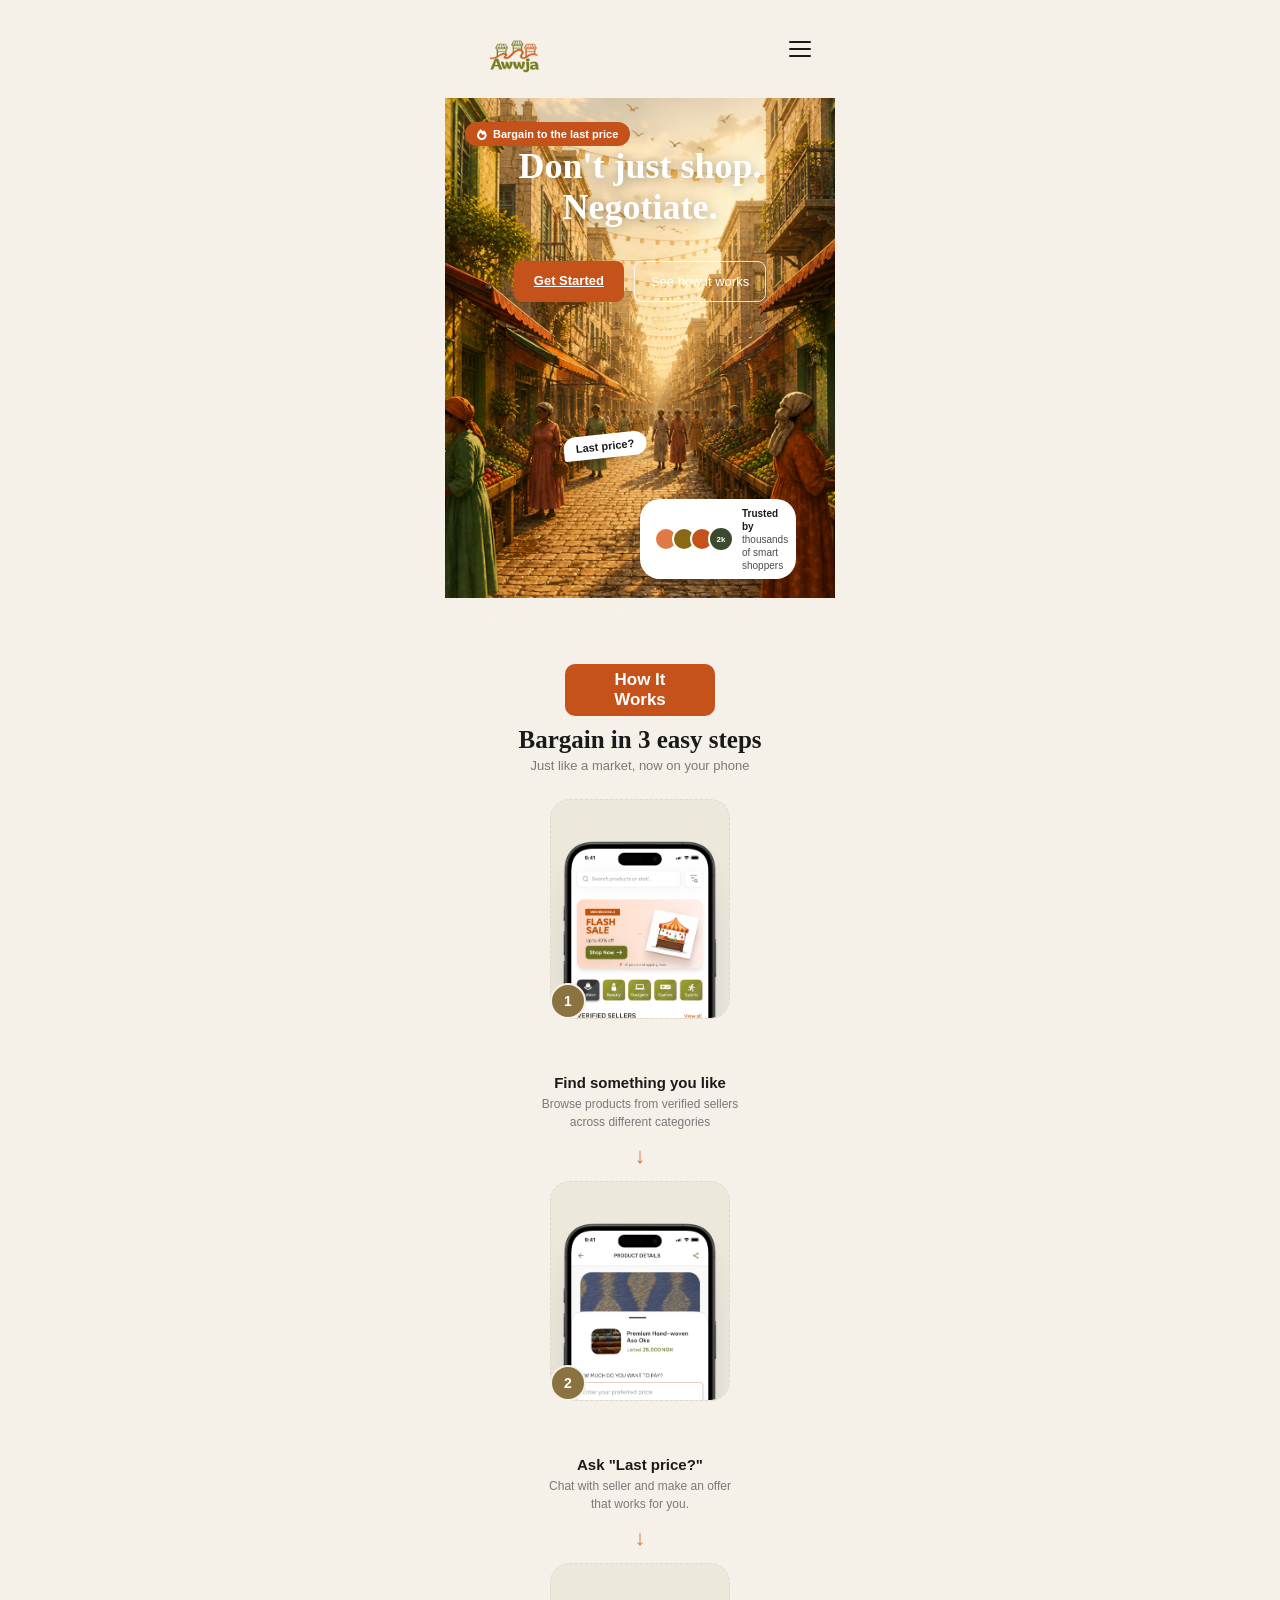
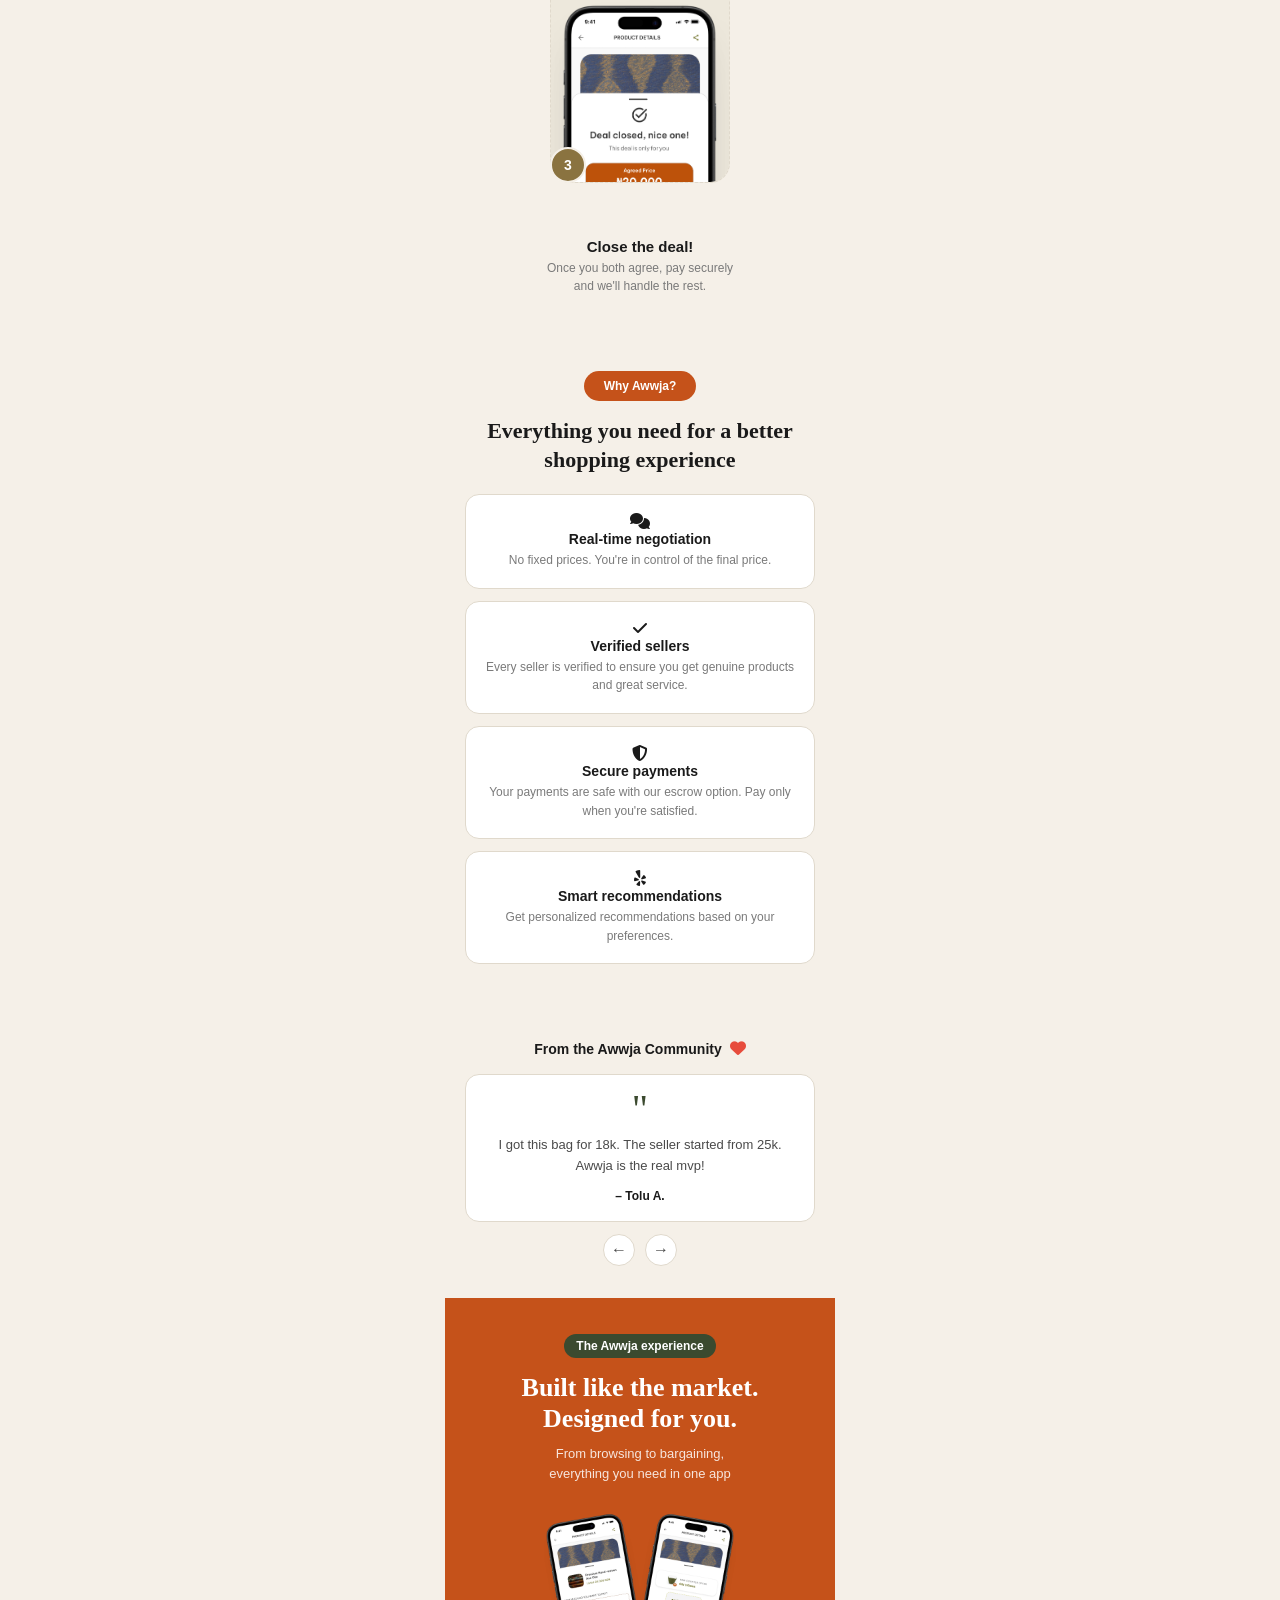
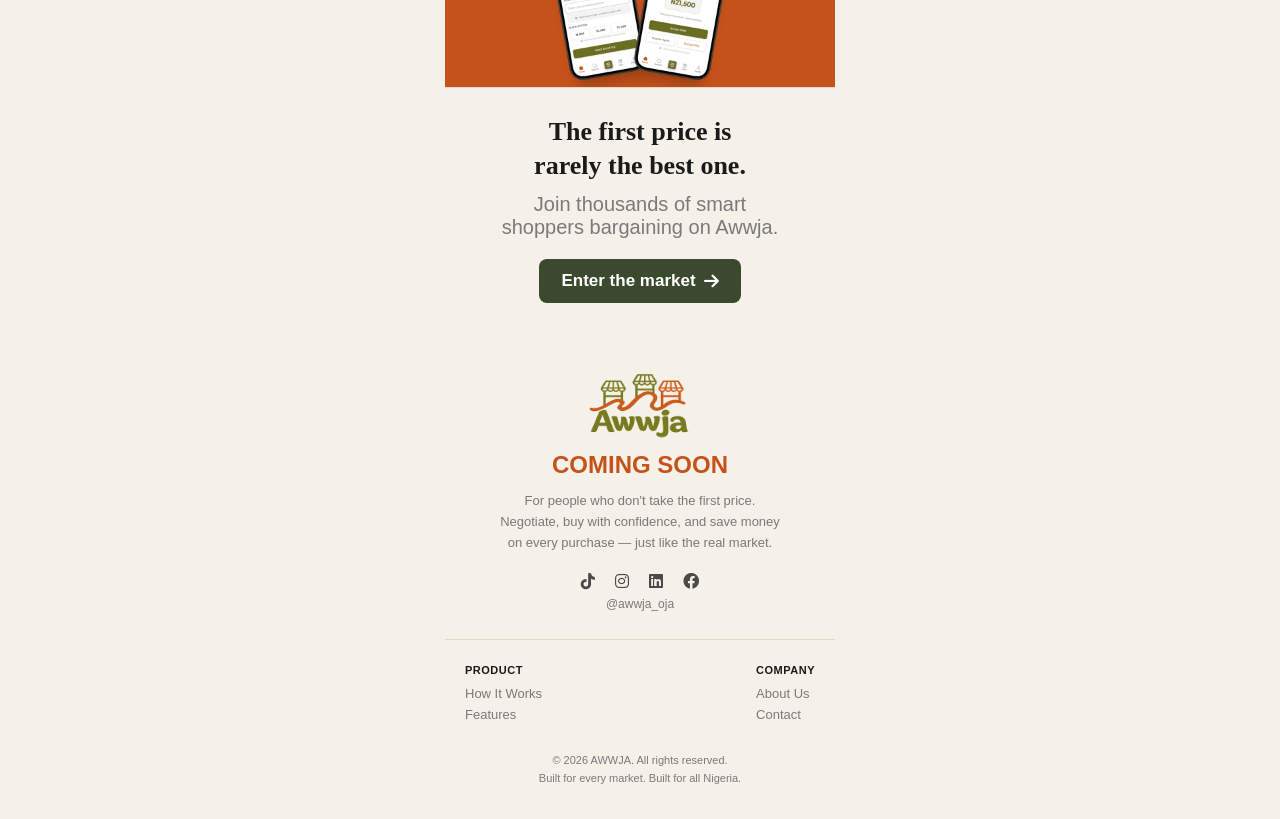
<file: index.html>
<!DOCTYPE html>
<html lang="en">
<head>
    <meta charset="UTF-8">
    <meta name="viewport" content="width=device-width, initial-scale=1.0">
    <title>Awwja</title>
    <link rel="stylesheet" href="style.css">
    <link rel="stylesheet" href="https://cdnjs.cloudflare.com/ajax/libs/font-awesome/6.0.0/css/all.min.css">
</head>
<body>
  <!-- MOBILE MENU -->
  <div class="mobile-menu" id="mobileMenu">
    <div class="menu-header">
      <div class="nav-logo-placeholder">
        <img src="awwja-logo.png" alt="awwja-logo" />
      </div>
      <button class="menu-close" onclick="closeMenu()">
        <span class="material-icons">close</span>
      </button>
    </div>
    <nav class="menu-links">
      <a href="#">
        <i class="fa-solid fa-house menu-icon"></i> Home
      </a>
      <a href="#">
        <i class="fa-solid fa-star menu-icon"></i> Features
      </a>
      <a href="#">
        <i class="fa-solid fa-users menu-icon"></i> About us
      </a>
      <a href="#">
        <i class="fa-solid fa-envelope menu-icon"></i> Contact
      </a>
    </nav>
  </div>

  <!-- NAVBAR -->
  <nav>
    <div class="nav-logo-placeholder">
      <img src="awwja-logo.png" alt="awwja-logo" />
    </div>
    <div class="hamburger" onclick="openMenu()">
      <div></div>
      <div></div>
      <div></div>
    </div>
  </nav>

  <!-- HERO -->
  <section class="hero">
    <div class="hero-bg-placeholder"></div>
    <img src="hero-image-mobile.png" alt="" class="hero-bg" />

    <div class="hero-content">
      <div class="hero-badge"><i class="fa-solid fa-fire"></i>Bargain to the last price</div>
      <div class="hero-title">
        <h1 class="hero-title">Don't just shop.<br>Negotiate.</h1>
      </div>
      <div class="hero-cta-row">
         <a href="onboarding.html" class="btn-primary">Get Started</a>
        <button class="btn-outline">See how it works</button>
      </div>
    </div>

    <div class="last-price-bubble">Last price?</div>

    <!-- Social proof with orange background shape -->
    <div class="hero-social-proof-wrap">
      <div class="social-proof-orange-bg"></div>
      <div class="hero-social-proof">
        <div class="avatars">
          <div class="avatar"></div>
          <div class="avatar" style="background:#8B6914;"></div>
          <div class="avatar" style="background:#C5521A;"></div>
          <div class="avatar-count">2k</div>
        </div>
        <div class="proof-text">
          <strong>Trusted by</strong>
          thousands of smart shoppers
        </div>
      </div>
    </div>

  </section>

  <!-- WAVE BREAK -->
  <div class="hero-wave-wrap">
    <svg viewBox="0 0 390 40" xmlns="http://www.w3.org/2000/svg" class="wave" preserveAspectRatio="none">
      <path d="M0,20 C80,40 160,0 240,20 C310,38 360,10 390,20 L390,40 L0,40 Z" fill="#F5F0E8"/>
    </svg>
  </div>

  <!-- HOW IT WORKS -->
  <section class="section">
    <div class="section-label-btn">How It Works</div>
    <h2 class="section-title">Bargain in 3 easy steps</h2>
    <p class="section-sub">Just like a market, now on your phone</p>

    <div class="step">
      <div class="step-mockup-wrapper">
        <div class="step-mockup-placeholder">
          <img src="first-img.png" alt="Browse products" class="step-mockup" />
        </div>
        <div class="step-number-badge">1</div>
      </div>
      <div class="step-text">
        <div class="step-title">Find something you like</div>
        <p class="step-desc">Browse products from verified sellers across different categories</p>
      </div>
    </div>

      <div class="step-arrow">
        <span class="material-icons">↓</span>
      </div>


    <div class="step">
      <div class="step-mockup-wrapper">
        <div class="step-mockup-placeholder">
          <img src="second-img.png" alt="Negotiate" class="step-mockup" />
        </div>
        <div class="step-number-badge">2</div>
      </div>
      <div class="step-text">
        <div class="step-title">Ask "Last price?"</div>
        <p class="step-desc">Chat with seller and make an offer that works for you.</p>
      </div>
    </div>

    <div class="step-arrow">
        <span class="material-icons">↓</span>
      </div>

    <div class="step">
      <div class="step-mockup-wrapper">
        <div class="step-mockup-placeholder">
          <img src="third-img.png" alt="Close the deal" class="step-mockup" />
        </div>
        <div class="step-number-badge">3</div>
      </div>
      <div class="step-text">
        <div class="step-title">Close the deal!</div>
        <p class="step-desc">Once you both agree, pay securely and we'll handle the rest.</p>
      </div>
    </div>
  </section>

  <!-- WHY AWWJA -->
  <section class="why-section">
    <div class="why-btn">Why Awwja?</div>
    <h2 class="why-title">Everything you need for a better shopping experience</h2>

    <div class="feature-card">
      <i class="fas fa-comments"></i>
      <div class="feature-title">Real-time negotiation</div>
      <p class="feature-desc">No fixed prices. You're in control of the final price.</p>
    </div>

    <div class="feature-card">
      <i class="fa-solid fa-check"></i>
      <div class="feature-title">Verified sellers</div>
      <p class="feature-desc">Every seller is verified to ensure you get genuine products and great service.</p>
    </div>

    <div class="feature-card">
      <i class="fa-solid fa-shield"></i>
      <div class="feature-title">Secure payments</div>
      <p class="feature-desc">Your payments are safe with our escrow option. Pay only when you're satisfied.</p>
    </div>

    <div class="feature-card">
      <i class="fa-brands fa-yelp"></i>
      <div class="feature-title">Smart recommendations</div>
      <p class="feature-desc">Get personalized recommendations based on your preferences.</p>
    </div>
  </section>

  <!-- TESTIMONIALS -->
  <section class="testimonials">
    <div class="testimonials-header">
      From the Awwja Community <span class="material-icons" style="color:#e74c3c; font-size:16px;"><i class="fa-solid fa-heart"></i></span>
    </div>

    <div class="testimonial-card">
      <span class="quote-mark">"</span>
      <p class="testimonial-text">I got this bag for 18k. The seller started from 25k. Awwja is the real mvp!</p>
      <div class="testimonial-author">– Tolu A.</div>
    </div>
    
    
     
    <div class="testimonial-nav">
      <button style="font-size:16px;">←</button>
      <button style="font-size:16px;"> →</button>
    </div>
  </section>

  <!-- CTA BANNER -->
  <section class="cta-banner">
    <span class="cta-eyebrow">The Awwja experience</span>
    <h2 class="cta-title">Built like the market.<br>Designed for you.</h2>
    <p class="cta-sub">From browsing to bargaining,<br> everything you need in one app</p>

    <div class="cta-mockup-placeholder">
      <img src="cta-img.png" class="cta-mockup-img" alt="App screen" />
      <div class="mockup-ph"></div>
    </div>
  </section>

  <!-- FOOTER CTA -->
  <section class="footer-cta">
    <h2 class="footer-cta-title">The first price is <br> rarely the best one.</h2>
    <p class="footer-cta-sub">Join thousands of smart <br>shoppers bargaining on Awwja.</p>
    <!-- Links to onboarding page -->
    <a href="onboarding.html" class="btn-dark">Enter the market<i class="fa-solid fa-arrow-right"></i></i></a>
  </section>

  <!-- COMING SOON + FOOTER -->
  <section class="coming-soon">
    <div class="coming-logo-placeholder">
      <img src="awwja-logo.png" height="56" alt="Awwja" />
    </div>
    <div class="coming-soon-badge">COMING SOON</div>
    <p class="coming-soon-text">For people who don't take the first price. Negotiate, buy with confidence, and save money on every purchase — just like the real market.</p>

    <!-- Social icons: TikTok, Instagram, LinkedIn, Facebook -->
    <div class="social-icons">

      <!-- TikTok -->
      <a href="https://www.tiktok.com/@awwja_oja?_r=1&_t=ZS-96eYBzj3p1o" target="_blank" aria-label="TikTok"><i class="fa-brands fa-tiktok"></i></a>

      <!-- Instagram -->
      <a href="https://www.instagram.com/awwja_oja?igsh=aXJ6a3pnb29zbW05" target="_blank" aria-label="Instagram"><i class="fa-brands fa-instagram"></i></a>

      <!-- LinkedIn -->
      <a href="#" target="_blank" aria-label="LinkedIn"><i class="fa-brands fa-linkedin"></i></a>

      <!-- Facebook -->
      <a href="https://www.facebook.com/share/g/1DAQBWYko8/" target="_blank" aria-label="Facebook"><i class="fa-brands fa-facebook"></i></a>

    </div>
    <div class="social-handle">@awwja_oja</div>
  </section>

  <hr class="footer-divider" />

  <div class="footer-links">
    <div class="footer-col">
      <h4>Product</h4>
      <a href="#">How It Works</a>
      <a href="#">Features</a>
    </div>
    <div class="footer-col">
      <h4>Company</h4>
      <a href="#">About Us</a>
      <a href="#">Contact</a>
    </div>
  </div>

  <div class="footer-copy">
    © 2026 AWWJA. All rights reserved.<br>
    Built for every market. Built for all Nigeria.
  </div>
    <script src="script.js" ></script>
</body>
</html>
</file>
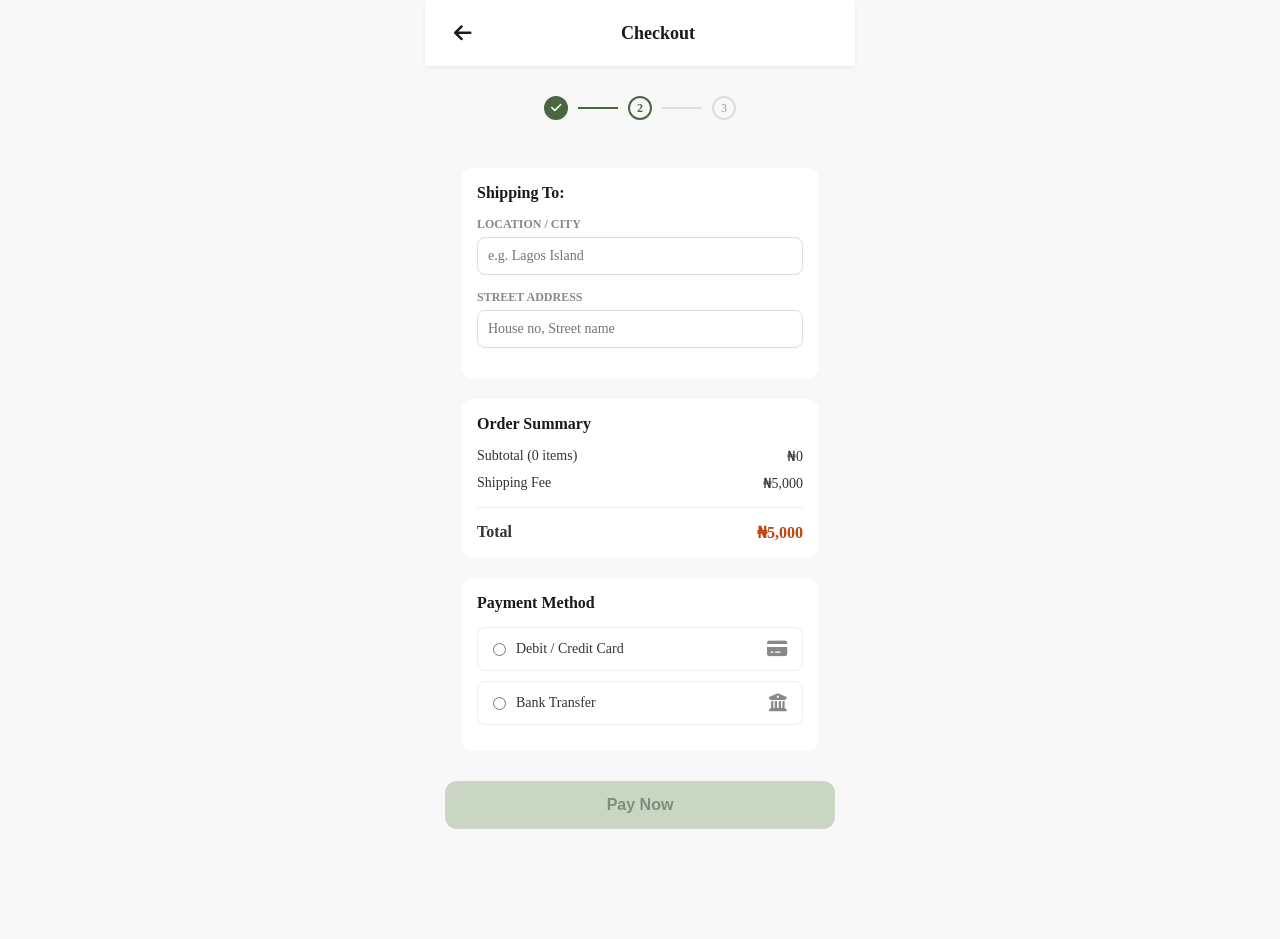
<file: checkout.html>
<!DOCTYPE html>
<html lang="en">
<head>
    <meta charset="UTF-8">
    <meta name="viewport" content="width=device-width, initial-scale=1.0">
    <title>Checkout</title>
    <link rel="stylesheet" href="https://cdnjs.cloudflare.com/ajax/libs/font-awesome/6.4.0/css/all.min.css">
    <link rel="stylesheet" href="homepage.css">
    <link rel="stylesheet" href="checkout.css">
</head>
<body>
    <header class="top-header checkout-header">
        <button class="back-btn" onclick="location.href='cart.html'"><i class="fa fa-arrow-left"></i></button>
        <h3 class="checkout-title">Checkout</h3>
    </header>

    <div class="checkout-progress">
        <div class="step completed"><i class="fa fa-check"></i></div>
        <div class="step-line filled"></div>
        <div class="step active">2</div>
        <div class="step-line"></div>
        <div class="step">3</div>
    </div>

    <div class="checkout-content">
        <div class="section-block bg-white p-16 r-12 mb-20">
            <h4 class="section-heading">Shipping To:</h4>
            <div class="form-group">
                <label>LOCATION / CITY</label>
                <input type="text" placeholder="e.g. Lagos Island" />
            </div>
            <div class="form-group">
                <label>STREET ADDRESS</label>
                <input type="text" placeholder="House no, Street name" />
            </div>
        </div>

        <div class="section-block bg-white p-16 r-12 mb-20">
            <h4 class="section-heading">Order Summary</h4>
            <div class="summary-row">
                <span id="subtotal-label">Subtotal</span>
                <span id="subtotal-amount">₦0</span>
            </div>
            <div class="summary-row">
                <span>Shipping Fee</span>
                <span>₦5,000</span>
            </div>
            <hr class="summary-divider">
            <div class="summary-total">
                <span>Total</span>
                <span class="total-price" id="total-amount">₦0</span>
            </div>
        </div>

        <div class="section-block mb-30">
            <h4 class="section-heading">Payment Method</h4>
            <label class="payment-option">
                <input type="radio" name="pay" value="card" class="accent-green">
                <span class="text-14">Debit / Credit Card</span>
                <i class="fa fa-credit-card payment-icon"></i>
            </label>
            <label class="payment-option">
                <input type="radio" name="pay" value="bank" class="accent-green">
                <span class="text-14">Bank Transfer</span>
                <i class="fa fa-university payment-icon"></i>
            </label>

            <div class="payment-details card-fields" id="card-fields">
                <div class="form-group">
                    <label>CARD NUMBER</label>
                    <input type="text" id="card-number" placeholder="1234 5678 9012 3456" maxlength="19" />
                </div>
                <div class="card-grid">
                    <div class="form-group">
                        <label>EXPIRY DATE</label>
                        <input type="text" id="card-expiry" placeholder="MM/YY" maxlength="5" />
                    </div>
                    <div class="form-group">
                        <label>CVV</label>
                        <input type="text" id="card-cvv" placeholder="123" maxlength="4" />
                    </div>
                </div>
                <p class="card-note">Enter the card number, expiration date, and CVV (last three digits at the back).</p>
            </div>
            <div class="payment-details bank-fields" id="bank-fields">
                <div class="form-group">
                    <label>ACCOUNT NAME</label>
                    <input type="text" id="bank-account-name" value="Omoshalewa Ajoke" readonly/>
                </div>
                <div class="form-group">
                    <label>ACCOUNT NUMBER</label>
                    <input type="text" id="bank-account-number" value="8117928430" readonly/>
                </div>
                 <div class="form-group">
                    <label>BANK NAME</label>
                    <input type="text" id="bank-name" value="Access Bank" readonly/>
                </div>
                <p class="card-note">Transfer your payment to the account above, then click Pay Now to confirm.</p>
            </div>
        </div>
        <button class="primary-btn disabled" id="pay-now-btn" disabled>Pay Now</button>
    </div> 
    <script src="checkout.js"></script>
</body>
</html>
</file>
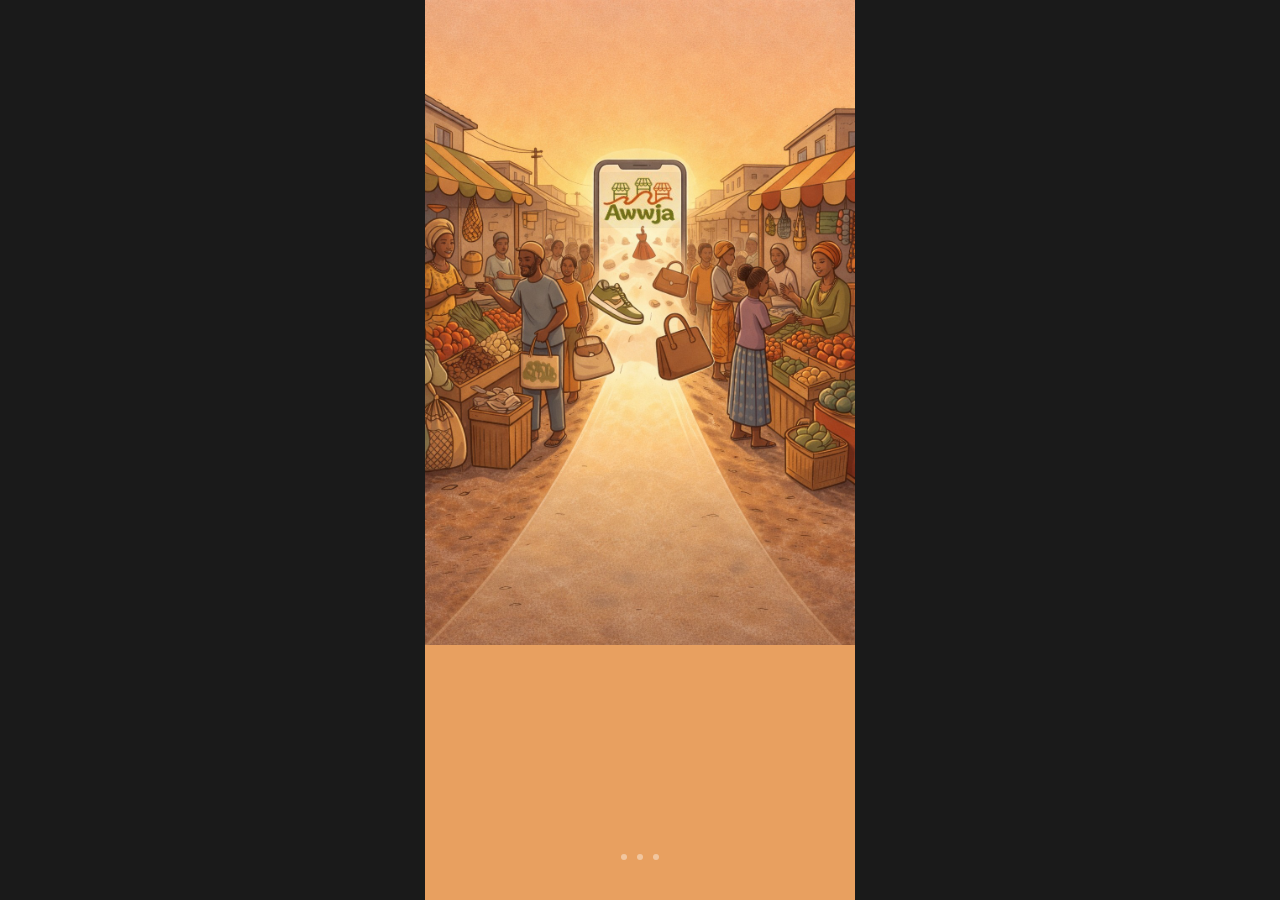
<file: onboarding.html>
<!DOCTYPE html>
<html lang="en">
<head>
    <meta charset="UTF-8">
    <meta name="viewport" content="width=device-width, initial-scale=1.0">
    <title>Awwja</title>
    <link rel="stylesheet" href="https://cdnjs.cloudflare.com/ajax/libs/font-awesome/6.4.0/css/all.min.css">
    <link href="https://fonts.googleapis.com/css2?family=Be+Vietnam+Pro:wght@700&display=swap" rel="stylesheet"> 
    <link rel="stylesheet" href="onboarding.css">
</head>
<body>

  <div class="screen active" id="splash">
    <div class="splash-image-container">
      <img class="splash-img" src="splash.img.jpg" alt="Awwja Market Background" />
      <img class="splash-inner-img" src="splash.inner.img.jpg" alt="Awwja Logo" />
    </div>
    <div class="splash-loader">
      <div class="loader-dot"></div>
      <div class="loader-dot"></div>
      <div class="loader-dot"></div>
    </div>
  </div>


  <div class="screen slide-screen" id="slide-1">
    <div class="slide-topbar">
      <div style="width:32px"></div>
      <button class="skip-btn" data-goto="enter-market">Skip</button>
    </div>
    <div class="slide-illustration">
      <img src="second.img.jpg" alt="Your Market, Now In Your Pocket (Progress Dot 1)" />
    </div>
    <div class="slide-content">
      <h1 class="slide-title">
        <span class="dark-ash">Your Market,</span><br>
        <span class="accent">Now In Your Pocket</span>
      </h1>
      <div class="dots">
        <div class="dot active"></div>
        <div class="dot"></div>
        <div class="dot"></div>
      </div>
    </div>
  </div>

  <div class="screen slide-screen" id="slide-2">
    <div class="slide-topbar">
      <button class="back-btn" data-goto="slide-1">
        <i class="fa fa-arrow-left"></i>
      </button>
      <button class="skip-btn" data-goto="enter-market">Skip</button>
    </div>
    <div class="slide-illustration">
      <img src="third.img.jpg" alt="Name Your Price - Negotiate and close deals on your own terms (Progress Dot 2)" />
    </div>
    <div class="slide-content">
      <h1 class="slide-title">
        <span class="dark-ash">Name Your Price,</span><br>
        <span class="accent">Negotiate and close deals on your own terms</span>
      </h1>
      <div class="dots">
        <div class="dot"></div>
        <div class="dot active"></div>
        <div class="dot"></div>
      </div>
    </div>
  </div>

  <div class="screen slide-screen" id="slide-3">
    <div class="slide-topbar">
      <button class="back-btn" data-goto="slide-2">
        <i class="fa fa-arrow-left"></i>
      </button>
      <button class="continue-top-btn" data-goto="enter-market">Continue</button>
    </div>
    <div class="slide-illustration">
      <img src="fourth.img.jpg" alt="Verified Stalls - Shop from real sellers with real ratings and reviews (Progress Dot 3)" />
    </div>
    <div class="slide-content">
      <h1 class="slide-title">
        <span class="dark-ash">Verified Stalls</span><br>
        <span class="accent">Shop from real sellers with real ratings and reviews. No funny business</span>
      </h1>
      <div class="dots">
        <div class="dot"></div>
        <div class="dot"></div>
        <div class="dot active"></div>
      </div>
    </div>
  </div>


  <div class="screen" id="enter-market">
    <img class="enter-bg-img" src="fifth.img.jpg" alt="Enter the Market" />


   <div class="enter-topbar">
      <button class="enter-back" data-goto="slide-3">
      <i class="fa fa-arrow-left"></i>
      </button>
    </div>

    <div class="enter-actions">
       <button class="enter-btn" id="enter-btn">
         Enter the Market →
       </button>

       <div class="terms-row">
          <input type="checkbox" id="terms-check" />
            <label for="terms-check">
             I agree to Awwja's <a href="#">Terms and Conditions</a>
          </label>
        </div>

       <p class="terms-error" id="terms-error">
        Please agree to Terms and Conditions to continue
       </p>
    </div>
  </div>
  <script src="onboarding.js"></script> 
</body>
</html>
</file>
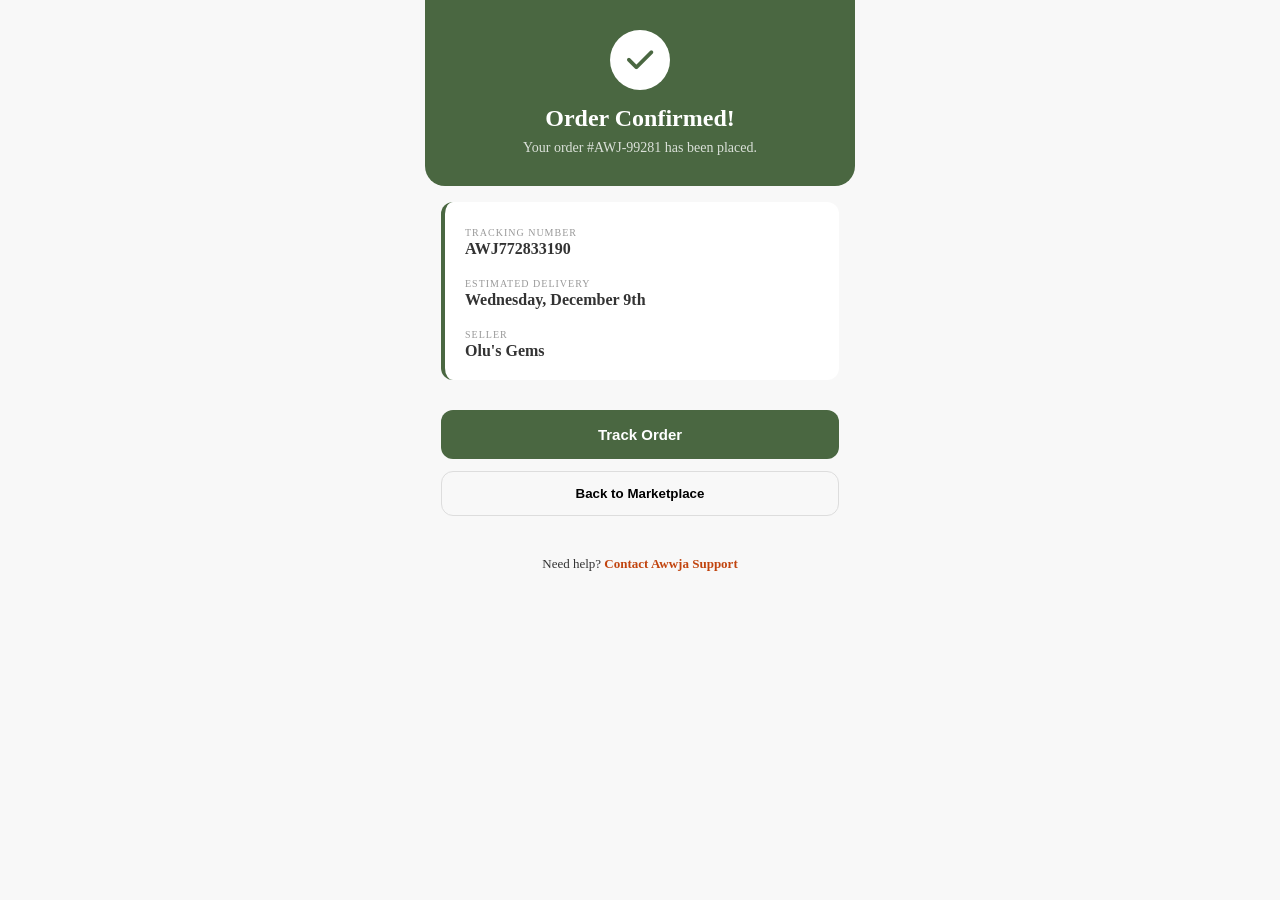
<file: order-confirmation.html>
<!DOCTYPE html>
<html lang="en">
<head>
    <meta charset="UTF-8">
    <meta name="viewport" content="width=device-width, initial-scale=1.0">
    <title>Order Confirmed</title>
    <link rel="stylesheet" href="https://cdnjs.cloudflare.com/ajax/libs/font-awesome/6.4.0/css/all.min.css">
    <link rel="stylesheet" href="homepage.css">
    <link rel="stylesheet" href="order-confirmation.css">
</head>
<body>
    <div class="confirmation-header">
        <div class="confirmation-icon"><i class="fa fa-check"></i></div>
        <h2 class="confirmation-title">Order Confirmed!</h2>
        <p class="confirmation-subtitle">Your order #AWJ-99281 has been placed.</p>
    </div>

    <div style="padding:16px;">
        <div style="background:white; border-radius:12px; padding:20px; border-left:4px solid var(--green);">
            <div style="margin-bottom:15px;">
                <label style="font-size:10px; color:#999; text-transform:uppercase; letter-spacing:1px;">Tracking Number</label>
                <div style="font-weight:700;">AWJ772833190</div>
            </div>
            <div style="margin-bottom:15px;">
                <label style="font-size:10px; color:#999; text-transform:uppercase; letter-spacing:1px;">Estimated Delivery</label>
                <div id="estimated-delivery" style="font-weight:700;">Loading delivery date…</div>
            </div>
            <div>
                <label style="font-size:10px; color:#999; text-transform:uppercase; letter-spacing:1px;">Seller</label>
                <div style="font-weight:700;">Olu's Gems</div>
            </div>
        </div>

        <div style="margin-top:30px; display:flex; flex-direction:column; gap:12px;">
            <button class="primary-btn">Track Order</button>
            <button class="secondary-btn" onclick="window.location.href='homepage.html'">Back to Marketplace</button>
        </div>

        <p style="text-align:center; margin-top:40px; font-size:13px;">
            Need help? <a href="#" style="color:var(--orange); font-weight:600;">Contact Awwja Support</a>
        </p>
    </div>
    <script src="order-confirmation.js"></script>
</body>
</html>
</file>
<file: style.css>
*, *::before, *::after { box-sizing: border-box; margin: 0; padding: 0; }

      :root {
        --orange: #C5521A;
        --orange-light: #E07A45;
        --green-dark: #3B4A2F;
        --cream: #F5F0E8;
        --cream-dark: #EDE8DC;
        --white: #ffffff;
        --text-dark: #1A1A1A;
        --text-mid: #4A4A4A;
        --text-light: #7A7A7A;
        --gold: #8A7340;
        --border: #E0D9CC;
        --font-display: 'Playfair Display', serif;
        --font-body: 'Inter', sans-serif;
      }

      body {
        font-family: var(--font-body);
        background: var(--cream);
        color: var(--text-dark);
        max-width: 390px;
        margin: 0 auto;
        overflow-x: hidden;
      }

      /* ── NAVBAR ── */
      nav {
        display: flex;
        justify-content: space-between;
        align-items: center;
        padding: 14px 20px;
        background: var(--cream);
        position: sticky;
        top: 0;
        z-index: 100;
      }

      /* Logo on LEFT */
      .nav-logo-placeholder {
        font-family: var(--font-display);
        font-size: 40px;
        color: var(--orange);
        display: flex;
        align-items: center;
        gap: 6px;
        margin-bottom: -30px;
      }

      .nav-logo-placeholder img {
        height: 100px;
        width: auto;
      }

      /* Hamburger on RIGHT */
      .hamburger {
        display: flex;
        flex-direction: column;
        gap: 5px;
        cursor: pointer;
        padding: 4px;
      }

      .hamburger div {
        /* justify-content: center; */
        width: 22px;
        height: 2px;
        background: var(--text-dark);
        border-radius: 2px;
        transition: all 0.3s ease;
      }

      /* ── MOBILE MENU ── */
      .mobile-menu {
        position: fixed;
        top: 0;
        right: 0;
        width: -100%;
        background: var(--cream);
        z-index: 200;
        transform: translateX(100%);
        transition: transform 0.3s ease;
        padding: 20px;
      }

      .mobile-menu.open {
        transform: translateX(0);
        right: 25%;
      }

      .menu-header {
        display: flex;
        justify-content: space-between;
        align-items: center;
        margin-bottom: 20px;
      }

      .menu-close {
        background: none;
        border: none;
        cursor: pointer;
        color: var(--text-dark);
        padding: 4px;
        display: flex;
        align-items: center;
      }

      .menu-close .material-icons {
        font-size: 26px;
      }

      .menu-links {
        display: flex;
        flex-direction: column;
      }

      .menu-links a {
        display: flex;
        align-items: center;
        gap: 14px;
        padding: 16px 0;
        border-bottom: 1px solid var(--border);
        font-size: 16px;
        color: var(--text-dark);
        text-decoration: none;
        font-weight: 500;
      }

      .menu-links a:last-child {
        border-bottom: none;
      }

      .menu-links a .menu-icon {
        font-size: 20px;
        color: var(--orange);
      }

      /* Overlay */
      .menu-overlay {
        display: none;
        position: fixed;
        inset: 0;
        background: rgba(0,0,0,0.4);
        z-index: 199;
      }

      .menu-overlay.open {
        display: block;
      }

      /* ── HERO ── */
      .hero {
        position: relative;
        min-height: 500px;
        overflow: hidden;
      }

      .hero-bg {
        width: 100%;
        height: 100%;
        object-fit: cover;
        position: absolute;
        top: 0;
        left: 0;
        display: block;
      }

      .hero-bg-placeholder {
        position: absolute;
        inset: 0;
        background: linear-gradient(160deg, #8B6914 0%, #C5822A 40%, #6B4E1A 100%);
      }

      .hero-content {
        position: relative;
        z-index: 2;
        padding: 24px 20px 32px;
      }

      .hero-badge {
        display: inline-flex;
        /* display: flex; */
        align-items: center;
        gap: 6px;
        background: var(--orange);
        color: white;
        font-size: 11px;
        font-weight: 600;
        padding: 6px 12px;
        border-radius: 20px;
        margin-bottom: 20px;
        justify-content: center;
        max-width: 100%;
        margin: 0 auto;
        /* width: fit-content; */

      }

      .hero-badge::before {
        /* content: "🤝"; */
        font-size: 18px;
      }

      .hero-title {
        font-family: var(--font-display);
        font-size: 36px;
        line-height: 1.15;
        color: var(--white);
        text-shadow: 0 2px 12px rgba(0,0,0,0.3);
        margin-bottom: 32px;
        text-align: center;
      }

      .hero-cta-row {
        display: flex;
        gap: 10px;
        margin-bottom: 80px;
        justify-content: center;
        flex-wrap: wrap;
      }

      .btn-primary {
        background: var(--orange);
        color: white;
        border: none;
        padding: 12px 20px;
        border-radius: 8px;
        font-size: 13px;
        font-weight: 600;
        cursor: pointer;
        font-family: var(--font-body);
      }

      .btn-outline {
        background: transparent;
        color: var(--white);
        border: 1.5px solid rgba(255,255,255,0.8);
        padding: 12px 16px;
        border-radius: 8px;
        font-size: 13px;
        font-weight: 500;
        cursor: pointer;
        font-family: var(--font-body);
        display: flex;
        align-items: center;
        gap: 6px;
      }

      .last-price-bubble {
        position: absolute;
        bottom: 140px;
        left: 41%;
        transform: translateX(-50%) rotate(-6deg);
        background: white;
        border-radius: 12px 12px 12px 2px;
        padding: 6px 12px;
        font-size: 11px;
        font-weight: 600;
        color: var(--text-dark);
        box-shadow: 0 4px 12px rgba(0,0,0,0.15);
        z-index: 3;
      }

      /* ── SOCIAL PROOF WITH ORANGE BG SHAPE ── */
      .hero-social-proof-wrap {
        position: absolute;
        bottom: 0;
        left: 50%;
        transform: translateX(-50%);
        width: 100%;
        display: flex;
        justify-content: center;
        align-items: flex-end;
        z-index: 3;
      }

      .social-proof-orange-bg {
        position: absolute;
        bottom: 0;
        left: 50%;
        transform: translateX(-50%);
        width: 200px;
        height: 70px;
        /* background: var(--orange); */
        border-radius: 20px 20px 0 0;
        z-index: 1;
      }

      .hero-social-proof {
        position: absolute;
        z-index: 2;
        background: white;
        border-radius: 20px;
        padding: 10px 14px;
        display: flex;
        align-items: center;
        gap: 8px;
        box-shadow: 0 4px 16px rgba(0,0,0,0.12);
        margin-bottom: 16px;
        bottom: 3px;
        left: 50%;
        height: 80px;
        width: 40%;
        /* white-space: nowrap; */
      }

      .avatars {
        display: flex;
        align-items: center;
      }

      .avatar {
        width: 24px;
        height: 24px;
        border-radius: 50%;
        border: 2px solid white;
        margin-left: -6px;
        background: var(--orange-light);
        overflow: hidden;
        /* Replace this div with <img src="user.jpg" class="avatar"> when you have real photos */
      }

      .avatar:first-child { margin-left: 0; }

      .avatar img { width: 100%; height: 100%; object-fit: cover; }

      .avatar-count {
        width: 26px;
        height: 26px;
        border-radius: 50%;
        border: 2px solid white;
        margin-left: -6px;
        background: var(--green-dark);
        color: white;
        font-size: 8px;
        font-weight: 700;
        display: flex;
        align-items: center;
        justify-content: center;
      }

      .proof-text {
        /* display: block; */
        /* text-align: left; */
        font-size: 10px;
        color: var(--text-mid);
        max-width: 80px;
        line-height: 1.3;
      }

      .proof-text strong {
        display: block;
        font-size: 10px;
        color: var(--text-dark);
      }

      /* Wave divider */
      .hero-wave-wrap {
        position: relative;
        margin-top: -2px;
      }

      .wave {
        display: block;
        width: 100%;
        margin-bottom: -4px;
      }

      /* ── HOW IT WORKS ── */
      .section {
        background: var(--cream);
        padding: 32px 20px;
        text-align: center;
      }

      .section-label-btn {
        display: inline-block;
        background: var(--orange);
        color: white;
        font-size: 17px;
        font-weight: 600;
        padding: 6px 28px;
        border-radius: 10px;
        margin-bottom: 10px;
        width: 150px;
      }

      .section-title {
        font-family: var(--font-display);
        font-size: 25px;
        color: var(--text-dark);
        margin-bottom: 4px;
      }

      .section-sub {
        font-size: 13px;
        color: var(--text-light);
        margin-bottom: 26px;
      }

      /* ── STEP CARDS ── */
      .step {
        display: flex;
        flex-direction: column;
        align-items: center;
        text-align: center;
        margin-bottom: 12px;
      }

      /* Wrapper so badge overlaps bottom center of the image */
      .step-mockup-wrapper {
        position: relative;
        display: flex;
        flex-direction: column;
        align-items: center;
        width: 180px;
      }

      .step-mockup {
        width: 180px;
        height: 220px;
        object-fit: cover;
        border-radius: 20px;
        display: block;
      }

      .step-mockup-placeholder {
        width: 180px;
        height: 220px;
        background: var(--cream-dark);
        border-radius: 20px;
        border: 1.5px dashed var(--border);
        display: flex;
        align-items: center;
        justify-content: center;
        color: var(--text-light);
        font-size: 30px;
        overflow: hidden;
        /* position: relative; */
        
      }

      /* Badge sits centered, overlapping the bottom edge of the image */
      .step-number-badge {
        width: 36px; 
        height: 36px;  
        /* width: 32px;
        height: 32px;  */
        border-radius: 50%;
        background: var(--gold);
        color: white;
        font-size: 14px;
        font-weight: 700;
        display: flex;
        align-items: center;
        justify-content: center;
        /* border: 2.5px solid var(--cream); */
        border: 2px solid var(--cream);
        /* position: absolute; */
        position:relative;
        margin: -17px auto 10px auto;
        bottom: 18.7px;
        right: 30%;
        transform: translateX(-50%);
        z-index: 2;
      }

      .step-text {
        margin-top: 26px;
      }

      .step-title {
        font-weight: 700;
        font-size: 15px;
        color: var(--text-dark);
        margin-bottom: 4px;
      }

      .step-desc {
        font-size: 12px;
        color: var(--text-light);
        max-width: 200px;
        line-height: 1.5;
      }

      .step-arrow {
        margin: 12px 0;
        display: flex;
        justify-content: center;
      }

      .step-arrow .material-icons {
        font-size: 22px;
        color: var(--orange-light);
      }

      /* ── WHY AWWJA ── */
      .why-section {
        background: var(--cream);
        padding: 32px 20px;
        text-align: center;
      }

      .why-btn {
        display: inline-block;
        background: var(--orange);
        color: white;
        font-size: 12px;
        font-weight: 600;
        padding: 8px 20px;
        border-radius: 20px;
        margin-bottom: 16px;
      }

      .why-title {
        font-family: var(--font-display);
        font-size: 22px;
        color: var(--text-dark);
        line-height: 1.3;
        margin-bottom: 20px;
      }

      .feature-card {
        border: 1.5px solid var(--border);
        border-radius: 14px;
        padding: 18px 16px;
        margin-bottom: 12px;
        background: var(--white);
        text-align: center;
      }

      .feature-icon {
        font-size: 26px !important;
        color: var(--orange);
        margin-bottom: 8px;
        display: block;
      }

      .feature-title {
        font-weight: 700;
        font-size: 14px;
        color: var(--text-dark);
        margin-bottom: 4px;
      }

      .feature-desc {
        font-size: 12px;
        color: var(--text-light);
        line-height: 1.55;
      }

      /* ── TESTIMONIALS ── */
      .testimonials {
        padding: 32px 20px;
        background: var(--cream);
        text-align: center;
      }

      .testimonials-header {
        display: flex;
        align-items: center;
        gap: 8px;
        font-weight: 600;
        font-size: 14px;
        color: var(--text-dark);
        margin-bottom: 16px;
        justify-content: center;
      }

      .testimonial-card {
        background: var(--white);
        border: 1.5px solid var(--border);
        border-radius: 14px;
        padding: 18px 16px;
        position: relative;
        text-align: center;
      }

      .quote-mark {
        font-size: 40px;
        color: var(--green-dark);
        line-height: 0.8;
        margin-bottom: 10px;
        display: block;
        font-family: Georgia, serif;
      }

      .testimonial-text {
        font-size: 13px;
        color: var(--text-mid);
        line-height: 1.6;
        margin-bottom: 12px;
      }

      .testimonial-author {
        font-size: 12px;
        font-weight: 600;
        color: var(--text-dark);
      }

      .testimonial-nav {
        display: flex;
        justify-content: center;
        gap: 10px;
        margin-top: 12px;
      }

      .testimonial-nav button {
        width: 32px;
        height: 32px;
        border-radius: 50%;
        border: 1.5px solid var(--border);
        background: white;
        cursor: pointer;
        display: flex;
        align-items: center;
        justify-content: center;
        color: var(--text-mid);
      }

      /* ── CTA BANNER ── */
      .cta-banner {
        background: var(--orange);
        padding: 36px 20px 0;
        text-align: center;
        overflow: hidden;
        position: relative;
      }

      .cta-eyebrow {
        display: inline-block;
        background: var(--green-dark);
        color: white;
        font-size: 12px;
        font-weight: 600;
        padding: 5px 12px;
        border-radius: 20px;
        margin-bottom: 14px;
      }

      .cta-title {
        font-family: var(--font-display);
        font-size: 26px;
        color: white;
        line-height: 1.2;
        margin-bottom: 10px;
      }

      .cta-sub {
        font-size: 13px;
        color: rgba(255,255,255,0.85);
        margin-bottom: 24px;
        line-height: 1.5;
      }

      .cta-mockup-img {
        width: 100%;
        max-width: 320px;
        object-fit: contain;
        border-radius: 16px;
        display: block;
        margin: 0 auto;
      }

      .cta-mockup-placeholder {
        display: flex;
        justify-content: center;
        padding-bottom: 0;
      }

      .mockup-ph {
        display: none;
      }

      /* ── FOOTER CTA ── */
      .footer-cta {
        background: var(--cream);
        padding: 32px 20px;
        text-align: center;
        border-top: 1px solid var(--border);
      }

      .footer-cta-title {
        font-family: var(--font-display);
        /* font-family:'Lucida Sans', 'Lucida Sans Regular', 'Lucida Grande', 'Lucida Sans Unicode', Geneva, Verdana, sans-serif; */
        font-size: 26px;
        color: var(--text-dark);
        line-height: 1.3;
        margin-bottom: 10px;
        margin-top: -5px;
      }

      .footer-cta-sub {
        font-size: 20px;
        color: var(--text-light);
        margin-bottom: 20px;
      }

      .btn-dark {
        display: inline-flex;
        align-items: center;
        gap: 8px;
        background: var(--green-dark);
        color: white;
        padding: 12px 22px;
        border-radius: 8px;
        font-size: 17px;
        font-weight: 600;
        text-decoration: none;
        border: none;
        cursor: pointer;
        font-family: var(--font-body);
      }

      /* ── COMING SOON / FOOTER ── */
      .coming-soon {
        background: var(--cream);
        padding: 36px 20px 0;
        text-align: center;
      }

      .coming-logo-placeholder {
        /* margin-bottom: 16px; */
        display: flex;
        align-items: center;
        justify-content: center;
      }

      .coming-logo-placeholder img {
        height: 200px;
        width: auto;
        margin-top: -50px;
        margin-bottom: -70px;
      }

      .coming-soon-badge {
        color: var(--orange);
        font-size: 24px;
        font-weight: 800;
        /* letter-spacing: 2px; */
        margin-bottom: 12px;
      }

      .coming-soon-text {
        font-size: 13px;
        color: var(--text-light);
        line-height: 1.6;
        max-width: 280px;
        margin: 0 auto 20px;
      }

      .social-icons {
        display: flex;
        justify-content: center;
        gap: 20px;
        margin-bottom: 8px;
      }

      .social-icons a {
        color: var(--text-mid);
        text-decoration: none;
        display: flex;
        align-items: center;
        transition: color 0.2s ease;
      }

      .social-icons a:hover {
        color: var(--orange);
      }

      .social-handle {
        font-size: 12px;
        color: var(--text-light);
        margin-bottom: 28px;
      }

      .footer-divider {
        border: none;
        border-top: 1px solid var(--border);
        margin: 0 0 24px;
      }

      .footer-links {
        display: flex;
        justify-content: space-between;
        padding: 0 20px 24px;
      }

      .footer-col h4 {
        font-size: 11px;
        font-weight: 700;
        color: var(--text-dark);
        letter-spacing: 0.5px;
        text-transform: uppercase;
        margin-bottom: 10px;
      }

      .footer-col a {
        display: block;
        font-size: 13px;
        color: var(--text-light);
        text-decoration: none;
        margin-bottom: 6px;
      }

      .footer-copy {
        text-align: center;
        padding: 0 20px 32px;
        font-size: 11px;
        color: var(--text-light);
        line-height: 1.6;
      }
</file>
<file: homepage.css>
:root {
      --bg: #f5f4f0;
      --white: #ffffff;
      --dark: #1a1a1a;
      --green: #4a6741;
      --orange: #c1440e;
      --gold: #d4a832;
      --text-muted: #888;
      --radius: 14px;
      --card-shadow: 0 2px 12px rgba(0,0,0,0.08);
    }

    * {
        margin: 0; 
        padding: 0; box-sizing: 
        border-box; 
      }

    body {
      font-family: 'Sora', sans-serif;
      background: var(--bg);
      color: var(--dark);
      max-width: 430px;
      margin: 0 auto;
      padding: 0 0 90px;
    }

    a { 
        text-decoration: none; 
        color: inherit; 
      }

    .top-header {
      background: var(--white);
      padding: 14px 16px 12px;
      position: sticky;
      top: 0;
      z-index: 100;
      box-shadow: 0 1px 6px rgba(0,0,0,0.06);
      width: 100%;
      max-width: 430px;
      margin: 0 auto;
      box-sizing: border-box;
    }

    .search-bar {
      display: flex;
      align-items: center;
      background: #f0eeea;
      border-radius: 10px;
      padding: 10px 14px;
      gap: 10px;
    }

    .search-bar i { 
      color: var(--text-muted); 
      font-size: 14px; 
    }

    .search-bar input {
      flex: 1;
      border: none;
      background: transparent;
      font-family: 'Sora', sans-serif;
      font-size: 13px;
      outline: none;
    }

    .search-bar input::placeholder { 
      color: #aaa; 
    }

    .filter-btn {
      background: none;
      border: none;
      cursor: pointer;
      color: var(--text-muted);
      font-size: 15px;
    }


    .flash-banner {
      width: calc(100% - 32px);
      max-width: 398px;
      margin: 14px auto;
      box-sizing: border-box;
      background: linear-gradient(135deg, #fef3e2, #fde4c0);
      border-radius: var(--radius);
      padding: 20px 16px 20px 20px;
      display: flex;
      align-items: center;
      justify-content: space-between;
      border: 1px solid #f5d9b0;
      overflow: hidden;
      position: relative;
      min-height: 130px;
    }

    .flash-banner::after {
      content: '';
      position: absolute;
      bottom: -20px; right: -20px;
      width: 100px; height: 100px;
      background: rgba(193,68,14,0.05);
      border-radius: 50%;
    }

    .flash-text { 
      z-index: 1; 
    }

    .flash-text .tag {
      background: var(--orange);
      color: white;
      font-size: 8px;
      font-weight: 700;
      letter-spacing: 1.2px;
      padding: 3px 8px;
      border-radius: 4px;
      text-transform: uppercase;
      display: inline-block;
      margin-bottom: 4px;
    }

    .flash-text h2 {
      font-size: 28px;
      font-weight: 700;
      color: var(--orange);
      margin: 0 0 2px;
      line-height: 1.1;
    }

    .flash-text p {
      font-size: 11px;
      color: var(--text-muted);
      margin-bottom: 12px;
    }

    .shop-btn {
      display: inline-flex;
      align-items: center;
      gap: 6px;
      background: var(--green);
      color: white;
      font-size: 12px;
      font-weight: 700;
      padding: 9px 18px;
      border-radius: 8px;
      letter-spacing: 0.3px;
    }

    .flash-img {
      z-index: 1;
      flex-shrink: 0;
      transform: rotate(12.751deg);
    }

    .flash-img img {
      width: 110px;
      height: 110px;
      object-fit: contain;
      border-radius: 10px;
      filter: drop-shadow(0 4px 8px rgba(0,0,0,0.12));
    }

    .categories {
      display: flex;
      gap: 12px;
      width: calc(100% - 32px);
      max-width: 398px;
      margin: 0 auto;
      box-sizing: border-box;
      padding: 4px 0 12px;
      overflow-x: auto;
      scrollbar-width: none;
      justify-content: space-between;
      align-items: flex-start;
    }
    .categories::-webkit-scrollbar { 
      display: none; 
    }

    .cat-btn {
      display: flex;
      flex-direction: column;
      align-items: center;
      gap: 7px;
      min-width: 68px;
      flex: 1;
      text-align: center;
    }

    .cat-icon {
      width: 64px;
      height: 64px;
      background: var(--green);
      border-radius: 18px;
      display: flex;
      align-items: center;
      justify-content: center;
      color: white;
      font-size: 24px;
      box-shadow: 0 4px 12px rgba(74,103,65,0.18);
    }

    .cat-btn.active .cat-icon { 
      background: var(--orange); 
    }
    .cat-btn span { 
      font-size: 12px; 
      font-weight: 700;
      line-height: 1.1;
    }

    .section-block { 
      width: calc(100% - 32px);
      max-width: 398px;
      margin: 8px auto 4px;
      box-sizing: border-box;
      padding: 0;
    }

    .section-header {
      display: flex;
      justify-content: space-between;
      align-items: center;
      margin-bottom: 12px;
    }

    .section-header h3, .section-block > h3 {
      font-size: 16px;
      font-weight: 700;
      margin-bottom: 12px;
    }

    .view-all { 
      font-size: 12px; 
      color: var(--orange); 
      font-weight: 600; 
    }

    .sellers-list { 
      display: flex; 
      flex-direction: 
      column; gap: 12px; 
    }

    .seller-card {
      background: var(--white);
      border-radius: var(--radius);
      overflow: hidden;
      box-shadow: var(--card-shadow);
      cursor: pointer;
      display: flex;
      gap: 12px;
      padding: 12px;
      align-items: stretch;
    }

    .seller-image {
      position: relative;
      flex: 0 0 140px;
      width: 140px;
      height: 140px;
      border-radius: 10px;
      overflow: hidden;
    }

    .seller-image img {
      display: block;
      width: 100%;
      height: 100%;
      object-fit: cover;
    }

    .seller-info {
      flex: 1;
      min-width: 0;
      display: flex;
      flex-direction: column;
      justify-content: space-between;
    }

    .seller-name-row {
      display: flex;
      align-items: center;
      gap: 6px;
      margin-bottom: 0;
    }

    .seller-name-row h4 {
      font-size: 14px;
      font-weight: 700;
    }

    .verified-badge {
      background: #8B4513;
      color: white;
      border-radius: 50%;
      width: 18px;
      height: 18px;
      display: flex;
      align-items: center;
      justify-content: center;
      font-size: 11px;
    }

    .seller-info p {
      font-size: 11px;
      color: var(--text-muted);
      margin: 0;
    }

    .seller-footer {
      display: flex;
      align-items: center;
      justify-content: space-between;
      width: 100%;
      gap: 10px;
      margin-top: auto;
    }

    .seller-rating {
      display: flex;
      align-items: center;
      gap: 4px;
      font-size: 12px;
      font-weight: 600;
    }

    .seller-rating i {
      color: var(--gold);
      font-size: 11px;
    }

    .browse-stall {
      color: var(--orange);
      font-size: 11px;
      font-weight: 600;
      text-decoration: none;
    }

    
    .products-list { 
      display: flex; 
      flex-direction: column; 
      gap: 14px; 
    }

    .product-card {
      background: var(--white);
      border-radius: var(--radius);
      box-shadow: var(--card-shadow);
      display: flex;
      align-items: center;
      gap: 14px;
      padding: 12px;
      cursor: pointer;
    }

    .product-img {
      width: 90px;
      height: 90px;
      border-radius: 10px;
      object-fit: cover;
      flex-shrink: 0;
    }

    .product-info { flex: 1; }

    .negotiable-tag {
      display: inline-block;
      background: var(--orange);
      color: white;
      font-size: 9px;
      font-weight: 700;
      padding: 3px 8px;
      border-radius: 4px;
      text-transform: uppercase;
      margin-bottom: 5px;
    }

    .product-name { 
      font-size: 15px; 
      font-weight: 600; 
      margin-bottom: 3px; 
    }
    .product-stall { 
      font-size: 11px; 
      color: var(--text-muted); 
      text-transform: uppercase; 
      margin-bottom: 6px; 
    }

    .product-bottom { 
      display: flex; 
      justify-content: space-between; 
      align-items: center; 
    }
    .product-price { 
      font-size: 15px; 
      font-weight: 700; 
      color: var(--green); 
    }

    .product-rating { 
      display: flex; 
      align-items: center; 
      gap: 4px; 
      font-size: 12px; 
    }

    .product-rating i { 
      color: var(--gold); 
    }

    .community-block {
      width: calc(100% - 32px);
      max-width: 398px;
      margin: 12px auto 20px;
      box-sizing: border-box;
      background: var(--green);
      border-radius: var(--radius);
      padding: 22px 20px;
      color: white;
      text-align: center;
    }

    .community-block h3 { 
      font-size: 16px; 
      font-weight: 700; 
      margin-bottom: 6px; 
    }

    .community-block p { 
      font-size: 12px; 
      opacity: 0.85; 
      margin-bottom: 14px; 
      line-height: 1.5; 
    }

    .email-form { display: flex; 
      flex-direction: column; 
      gap: 10px; 
    }

    .email-form input {
      background: rgba(255,255,255,0.15);
      border: 1px solid rgba(255,255,255,0.3);
      border-radius: 8px;
      padding: 11px 14px;
      color: white;
      font-family: 'Sora', sans-serif;
      font-size: 12px;
      outline: none;
    }

    .email-form input::placeholder { color: rgba(255,255,255,0.6); }

    .email-form button {
      background: var(--orange);
      color: white;
      border: none;
      border-radius: 8px;
      padding: 12px;
      font-family: 'Sora', sans-serif;
      font-size: 13px;
      font-weight: 700;
      cursor: pointer;
    }

    .bottom-nav {
      position: fixed;
      bottom: 0;
      left: 50%;
      transform: translateX(-50%);
      width: 100%;
      max-width: 430px;
      background: var(--white);
      display: flex;
      justify-content: space-around;
      align-items: center;
      padding: 10px 16px 22px;
      box-shadow: 0 -2px 16px rgba(0,0,0,0.08);
      z-index: 200;
    }

    .nav-item {
      display: flex;
      flex-direction: column;
      align-items: center;
      gap: 3px;
      color: #bbb;
      font-size: 11px;
      font-weight: 500;
      text-decoration: none;
      cursor: pointer;
      transition: color 0.2s;
    }

    .nav-item i { font-size: 20px; }
    .nav-item.active { color: var(--orange); }
    .nav-item.active i { color: var(--orange); }

    .nav-stall {
      color: var(--dark);
    }

    .stall-icon {
      width: 54px;
      height: 54px;
      background: var(--green);
      border-radius: 16px;
      display: flex;
      align-items: center;
      justify-content: center;
      color: white;
      font-size: 22px;
      box-shadow: 0 4px 14px rgba(74,103,65,0.35);
      margin-bottom: 3px;
    }

/* Tabs for Seller Page */
.tab-bar {
  display: flex;
  border-bottom: 1px solid #eee;
  background: var(--white);
}
.tab-item {
  flex: 1;
  text-align: center;
  padding: 14px 0;
  font-size: 13px;
  font-weight: 600;
  color: var(--text-muted);
  cursor: pointer;
  border-bottom: 2px solid transparent;
}
.tab-item.active {
  color: var(--orange);
  border-bottom-color: var(--orange);
}

/* Checkout Progress Bar */
.checkout-progress {
  display: flex;
  align-items: center;
  justify-content: center;
  gap: 10px;
  padding: 20px 0;
}
.step {
  width: 24px;
  height: 24px;
  border-radius: 50%;
  border: 2px solid #ddd;
  display: flex;
  align-items: center;
  justify-content: center;
  font-size: 12px;
  color: #999;
}
.step.completed {
  background: var(--green);
  border-color: var(--green);
  color: white;
}
.step.active {
  border-color: var(--green);
  color: var(--green);
  font-weight: 700;
}
.step-line {
  width: 40px;
  height: 2px;
  background: #ddd;
}
.step-line.filled { background: var(--green); }

/* Forms */
.form-group {
  margin-bottom: 16px;
}
.form-group label {
  display: block;
  font-size: 12px;
  font-weight: 600;
  margin-bottom: 6px;
  color: var(--dark);
}
.form-group input {
  width: 100%;
  padding: 12px;
  border: 1px solid #ddd;
  border-radius: 8px;
  font-family: inherit;
  font-size: 14px;
}

/* Action Buttons */
.primary-btn {
  width: 100%;
  background: var(--green);
  color: white;
  padding: 16px;
  border-radius: 12px;
  border: none;
  font-weight: 700;
  font-size: 15px;
  cursor: pointer;
}
.secondary-btn {
  width: 100%;
  background: transparent;
  border: 1px solid #ddd;
  padding: 14px;
  border-radius: 12px;
  font-weight: 600;
}

/* Global Layout Utilities */
.text-center { text-align: center; }
.bg-white { background: white; }
.p-16 { padding: 16px; }
.r-12 { border-radius: 12px; }
.mb-12 { margin-bottom: 12px; }
.mb-20 { margin-bottom: 20px; }
.mb-30 { margin-bottom: 30px; }
.mt-40 { margin-top: 40px; }
.text-14 { font-size: 14px; }
.accent-green { accent-color: var(--green); }

.summary-row { display: flex; justify-content: space-between; font-size: 14px; margin-bottom: 8px; }
.summary-divider { border: none; border-top: 1px solid #eee; margin: 8px 0; }
.summary-total { display: flex; justify-content: space-between; font-weight: 700; font-size: 16px; }


/* Global Layout Utilities */
.text-center { text-align: center; }
.bg-white { background: white; }
.p-16 { padding: 16px; }
.r-12 { border-radius: 12px; }
.mb-12 { margin-bottom: 12px; }
.mb-20 { margin-bottom: 20px; }
.mb-30 { margin-bottom: 30px; }
.mt-40 { margin-top: 40px; }
.text-14 { font-size: 14px; }
.accent-green { accent-color: var(--green); }

.summary-row { display: flex; justify-content: space-between; font-size: 14px; margin-bottom: 8px; }
.summary-divider { border: none; border-top: 1px solid #eee; margin: 8px 0; }
.summary-total { display: flex; justify-content: space-between; font-weight: 700; font-size: 16px; }
</file>
<file: checkout.css>
/* General styles for the checkout page */
body {
    background-color: #f8f8f8; /* Light background for the page */
    font-family: 'Inter', 'sans-serif', serif;
    color: #333;
}

/* Header Styling */
.checkout-header {
    display: flex;
    align-items: center;
    justify-content: space-between;
    padding: 15px 20px; /* Adjust padding as needed */
    background-color: var(--white); /* Assuming a white background for headers */
    box-shadow: 0 2px 4px rgba(0,0,0,0.05); /* Subtle shadow for depth */
    position: sticky;
    top: 0;
    z-index: 100;
}

.checkout-header .header-left {
    /* This div wraps the back button to give it a consistent size/position */
    width: 36px; /* Match the spacer on the right */
    display: flex;
    align-items: center;
    justify-content: flex-start;
}

.checkout-header .back-btn {
    background: none;
    border: none;
    color: var(--dark); /* Assuming dark text color for header elements */
    font-size: 20px; /* Slightly larger icon for better tap target */
    cursor: pointer;
    padding: 0;
    display: flex;
    align-items: center;
    justify-content: center;
    width: 36px; /* Consistent size */
    height: 36px; /* Consistent size */
}

.checkout-header .checkout-title {
    flex-grow: 1;
    text-align: center;
    margin: 0;
    font-size: 18px; /* Adjust font size as per design */
    font-weight: 600;
    color: var(--dark);
}

.checkout-header .header-right-spacer {
    width: 36px; /* Same width as the back-btn */
}

/* Ensure the progress bar is below the sticky header */
.checkout-progress {
    margin-top: 10px; /* Add some space below the header */
}

/* Styles for the checkout content */
.checkout-content {
    padding: 20px;
}

.section-block {
    background: var(--white);
    border-radius: 12px;
    padding: 16px;
    margin-bottom: 20px;
}

.section-heading {
    font-size: 16px;
    font-weight: 600;
    margin-bottom: 15px;
    color: var(--dark);
}

.form-group {
    margin-bottom: 15px;
}

.form-group label {
    display: block;
    font-size: 12px;
    color: var(--text-muted);
    margin-bottom: 5px;
}

.form-group input[type="text"] {
    width: 100%;
    padding: 10px;
    border: 1px solid #ddd;
    border-radius: 8px;
    font-size: 14px;
}

.summary-row {
    display: flex;
    justify-content: space-between;
    margin-bottom: 10px;
    font-size: 14px;
}

.summary-divider {
    border: none;
    border-top: 1px solid #eee;
    margin: 15px 0;
}

.summary-total {
    display: flex;
    justify-content: space-between;
    font-size: 16px;
    font-weight: 700;
    margin-top: 15px;
}

.total-price {
    color: var(--orange); /* Assuming orange for total price highlight */
}

.payment-option {
    display: flex;
    align-items: center;
    padding: 12px 15px;
    border: 1px solid #eee;
    border-radius: 8px;
    margin-bottom: 10px;
    cursor: pointer;
    background-color: #fff;
}

.payment-option input[type="radio"] {
    margin-right: 10px;
    accent-color: var(--green);
}

.payment-option .payment-icon {
    margin-left: auto;
    color: var(--text-muted);
    font-size: 18px;
}

.card-fields,
.bank-fields {
    display: none;
    margin-top: 16px;
}

.card-grid {
    display: flex;
    gap: 12px;
}

.card-grid .form-group {
    flex: 1;
}

.card-note {
    margin-top: 10px;
    font-size: 12px;
    color: var(--text-muted);
}

.primary-btn {
    width: 100%;
    padding: 15px;
    background-color: var(--green);
    color: white;
    border: none;
    border-radius: 12px;
    font-size: 16px;
    font-weight: 600;
    cursor: pointer;
}

.primary-btn.disabled,
.primary-btn:disabled {
    background-color: #c8d6c3;
    color: #7f8c7a;
    cursor: not-allowed;
}

.mt-15 { margin-top: 15px; }
.mb-20 { margin-bottom: 20px; }
.mb-30 { margin-bottom: 30px; }
.p-16 { padding: 16px; }
.r-12 { border-radius: 12px; }
.bg-white { background-color: var(--white); }
.text-14 { font-size: 14px; }
.accent-green { accent-color: var(--green); }
</file>
<file: onboarding.css>
:root {
      --green: #4a6741;
      --orange: #c1440e;
      --dark: #1a1a1a;
      --text-muted: #888;
      --white: #ffffff;
      --Colors-Semantic-Supporting: #BD520A;
    }


* { margin: 0; padding: 0; box-sizing: border-box; }

body {
  font-family: 'Georgia', serif;
  background: #1a1a1a;
  width: 100%;
  max-width: 430px;
  margin: 0 auto;
  min-height: 100dvh;
  overflow-x: hidden;
  overflow-y: auto;
}


.screen {
  display: none;
  width: 100%;
  min-height: 100dvh;
  flex-direction: column;
  position: relative;
  overflow: hidden;
}

.screen.active { display: flex; }


#splash {
  background: #e8a060;
}

.splash-image-container {
  position: relative;
  width: 100%;
  height: 100%;
}

.splash-inner-img {
  position: absolute;
  top: 31%; /* Adjusted slightly down as requested */
  left: 50%;
  transform: translate(-50%, -50%);
  width: 80px; /* Reduced size slightly to fit the frame better */
  height: auto;
  object-fit: contain;
  mix-blend-mode: multiply; /* Removes the white background by blending it with the splash color */
}

.splash-img {
  width: 100%;
  height: 100%;
  object-fit: cover;
  object-position: center top;
  display: block;
}

.splash-loader {
  position: absolute;
  bottom: 40px;
  left: 50%;
  transform: translateX(-50%);
  display: flex;
  gap: 10px;
}

.loader-dot {
  width: 6px;
  /* width: 20px; */
  height: 6px;
  border-radius: 50%;
  background: rgba(255,255,255,0.4);
  animation: pulse 2.0s ease-in-out infinite;
}

.loader-dot:nth-child(2) { animation-delay: 0.2s; }
.loader-dot:nth-child(3) { animation-delay: 0.4s; }

@keyframes pulse {
  0%, 100% { opacity: 0.3; transform: scale(1); }
  50% { opacity: 1; transform: scale(1.3); }
}


.slide-screen {
  background: #c1560e;
}


.slide-topbar {
  position: absolute;
  top: 0; left: 0; right: 0;
  display: flex;
  justify-content: space-between;
  align-items: center;
  padding: 16px 20px;
  z-index: 10;
}

.back-btn {
  background: none;
  border: none;
  color: rgba(255,255,255,0.8);
  font-size: 18px;
  cursor: pointer;
  width: 32px;
  height: 32px;
  display: flex;
  align-items: center;
  justify-content: center;
}

.skip-btn {
  background: none;
  border: none;
  font-family: 'Georgia', serif;
  font-size: 14px;
  color: rgba(255,255,255,0.85);
  cursor: pointer;
  font-weight: 600;
}

.continue-top-btn {
  background: none;
  border: none;
  font-family: 'Georgia', serif;
  font-size: 14px;
  color: rgba(255,255,255,0.85);
  cursor: pointer;
  font-weight: 600;
}

.slide-illustration {
  position: absolute;
  inset: 0; /* Restored to original full container size */
  z-index: 1;
  background: linear-gradient(to bottom, #E08050, #F2E8DC);
}

.slide-content {
  position: absolute;
  bottom: 40px; /* Moved text down */
  left: 0;
  right: 0;
  padding: 0 32px;
  z-index: 5;
  display: flex;
  flex-direction: column;
}

.slide-title {
  font-family: "Be Vietnam Pro", sans-serif;
  font-size: 30px;
  font-weight: 700;
  line-height: 1.1; /* Reduced to tighten the gap between lines */
  align-self: stretch;
  text-align: center;
  margin-bottom: -13px;
}

.slide-title .dark-ash {
  color: #4A4A4A;
}

.slide-title .accent {
  color: var(--Colors-Semantic-Supporting, #BD520A); /* Reverted to original accent color */
  font-size: 18px; /* Smaller for paragraph feel */
  font-weight: 400; /* Normal weight for paragraph feel */
}

/* Specific override for slide-2 and slide-3 accent text to be dark-ash */
.screen#slide-2 .slide-title .accent,
.screen#slide-3 .slide-title .accent {
  color: #4A4A4A;
}

.screen#slide-3 .slide-title .accent {
  font-weight: 600; /* Making the text on the fourth image slide bolder */
}

/* Ensure the first slide's accent remains the original color */
.screen#slide-1 .slide-title .accent {
  color: var(--Colors-Semantic-Supporting, #BD520A);
}

.slide-illustration img {
  width: 100%;
  height: 100%;
  object-fit: contain;
  object-position: center 20%; /* Moves the illustration up to clear space for text */
  display: block;
  mix-blend-mode: multiply; /* Makes the white background of the JPEG transparent */
  opacity: 0.8; /* Lightens the image by allowing more of the background to show through */
}

/* Move the 3rd image (Slide 2) further up */
#slide-2 .slide-illustration img {
  object-position: center 5%;
}

/* Shrink and push up the 4th image (Slide 3) */
#slide-3 .slide-illustration img {
  width: 90%;
  max-width: 380px;
  margin: 0 auto;
  object-position: center 10%;
  opacity: 1; /* Increased opacity to make the illustration appear bolder */
}

/* Progress Dots */
.dots {
  display: flex;
  justify-content: center;
  gap: 8px;
  margin-bottom: -10px;
}

.dot {
  width: 8px;
  height: 8px;
  border-radius: 50%;
  background: #D9D9D9;
  transition: all 0.3s ease;
  margin-top: 20px;
}

.dot.active {
  background: #4A6741; /* Matches your --green variable */
  width: 24px;
  border-radius: 4px;
}

#enter-market {
  background: #f5ede0;
}

.enter-bg-img {
  position: absolute;
  inset: 0;
  width: 100%;
  height: 100%;
  object-fit: cover;
  object-position: center;
  opacity: 0.85;
}

.enter-topbar {
  position: absolute;
  top: 16px;
  left: 16px;
  z-index: 10;
}

.enter-back {
  background: none;
  border: none;
  font-size: 18px;
  color: rgba(80,50,20,0.7);
  cursor: pointer;
}


.enter-actions {
  position: absolute;
  bottom: 0; left: 0; right: 0;
  padding: 24px 24px 50px;
  display: flex;
  flex-direction: column;
  gap: 12px;
  z-index: 10;
  align-items: center;
}

.enter-btn {
  width: 100%;
  background: rgba(255,255,255,0.4);
  color: rgba(60,40,10,0.6);
  border: 1.5px solid rgba(255,255,255,0.5);
  border-radius: 12px;
  padding: 16px;
  font-family: 'Georgia', serif;
  font-size: 15px;
  font-weight: 700;
  cursor: pointer;
  backdrop-filter: blur(10px);
  transition: all 0.3s ease;
  text-align: center;
  letter-spacing: 0.3px;
}

.enter-btn.ready {
  background: var(--green);
  color: white;
  border-color: var(--green);
  box-shadow: 0 6px 24px rgba(74,103,65,0.45);
}


.terms-row {
  display: flex;
  align-items: center;
  gap: 10px;
}

.terms-row input[type="checkbox"] {
  width: 18px;
  height: 18px;
  accent-color: var(--green);
  cursor: pointer;
  flex-shrink: 0;
  border-radius: 4px;
}

.terms-row label {
  font-size: 12px;
  color: rgba(60,40,10,0.65);
  cursor: pointer;
  line-height: 1.4;
  font-family: 'Georgia', serif;
}

.terms-row label a {
  color: var(--orange);
  text-decoration: underline;
}

.terms-error {
  font-size: 11px;
  color: var(--orange);
  font-weight: 700;
  display: none;
  font-family: 'Georgia', serif;
  padding-left: 2px;
}

.terms-error.show { display: block; }


@keyframes fadeIn {
  from { opacity: 0; }
  to { opacity: 1; }
}

.screen.active { animation: fadeIn 0.8s ease; }

@media (max-width: 480px) {
  body {
    min-height: 100vh;
  }

  .slide-content {
    bottom: 18px;
    padding: 0 16px;
  }

  .slide-title {
    font-size: 26px;
  }

  .enter-actions {
    padding: 16px 18px 36px;
  }

  .enter-btn {
    padding: 14px;
    font-size: 14px;
  }

  .terms-row label {
    font-size: 11px;
  }
}
</file>
<file: order-confirmation.css>
/* General styles for the order confirmation page */
body {
    background-color: #f8f8f8; /* Light background for the page */
    font-family: 'Inter','sans-serif', serif;
    color: #333;
}

.confirmation-header {
    text-align: center;
    padding: 30px 20px;
    background-color: var(--green); /* Using a defined green variable */
    color: white;
    border-bottom-left-radius: 20px;
    border-bottom-right-radius: 20px;
}

.confirmation-icon {
    background-color: white;
    color: var(--green);
    border-radius: 50%;
    width: 60px;
    height: 60px;
    display: flex;
    align-items: center;
    justify-content: center;
    font-size: 30px;
    margin: 0 auto 15px;
}

.confirmation-title {
    font-size: 24px;
    margin-bottom: 8px;
}

.confirmation-subtitle {
    font-size: 14px;
    color: rgba(255, 255, 255, 0.8);
}

.confirmation-details-section {
    padding: 20px;
}

.confirmation-card {
    background: white;
    border-radius: 12px;
    padding: 20px;
    border-left: 4px solid var(--green);
    margin-bottom: 30px;
}

.detail-item {
    margin-bottom: 15px;
}

.detail-item:last-child {
    margin-bottom: 0;
}

.detail-label {
    font-size: 10px;
    color: #999;
    text-transform: uppercase;
    letter-spacing: 1px;
    display: block;
    margin-bottom: 4px;
}

.detail-value {
    font-weight: 700;
    font-size: 16px;
}

.confirmation-actions {
    display: flex;
    flex-direction: column;
    gap: 12px;
    margin-bottom: 30px;
}

.support-text {
    text-align: center;
    font-size: 13px;
    color: var(--text-muted);
}

.support-link {
    color: var(--orange);
    font-weight: 600;
    text-decoration: none;
}

.support-link:hover {
    text-decoration: underline;
}

/* Utility classes */
.mb-15 {
    margin-bottom: 15px;
}
</file>
